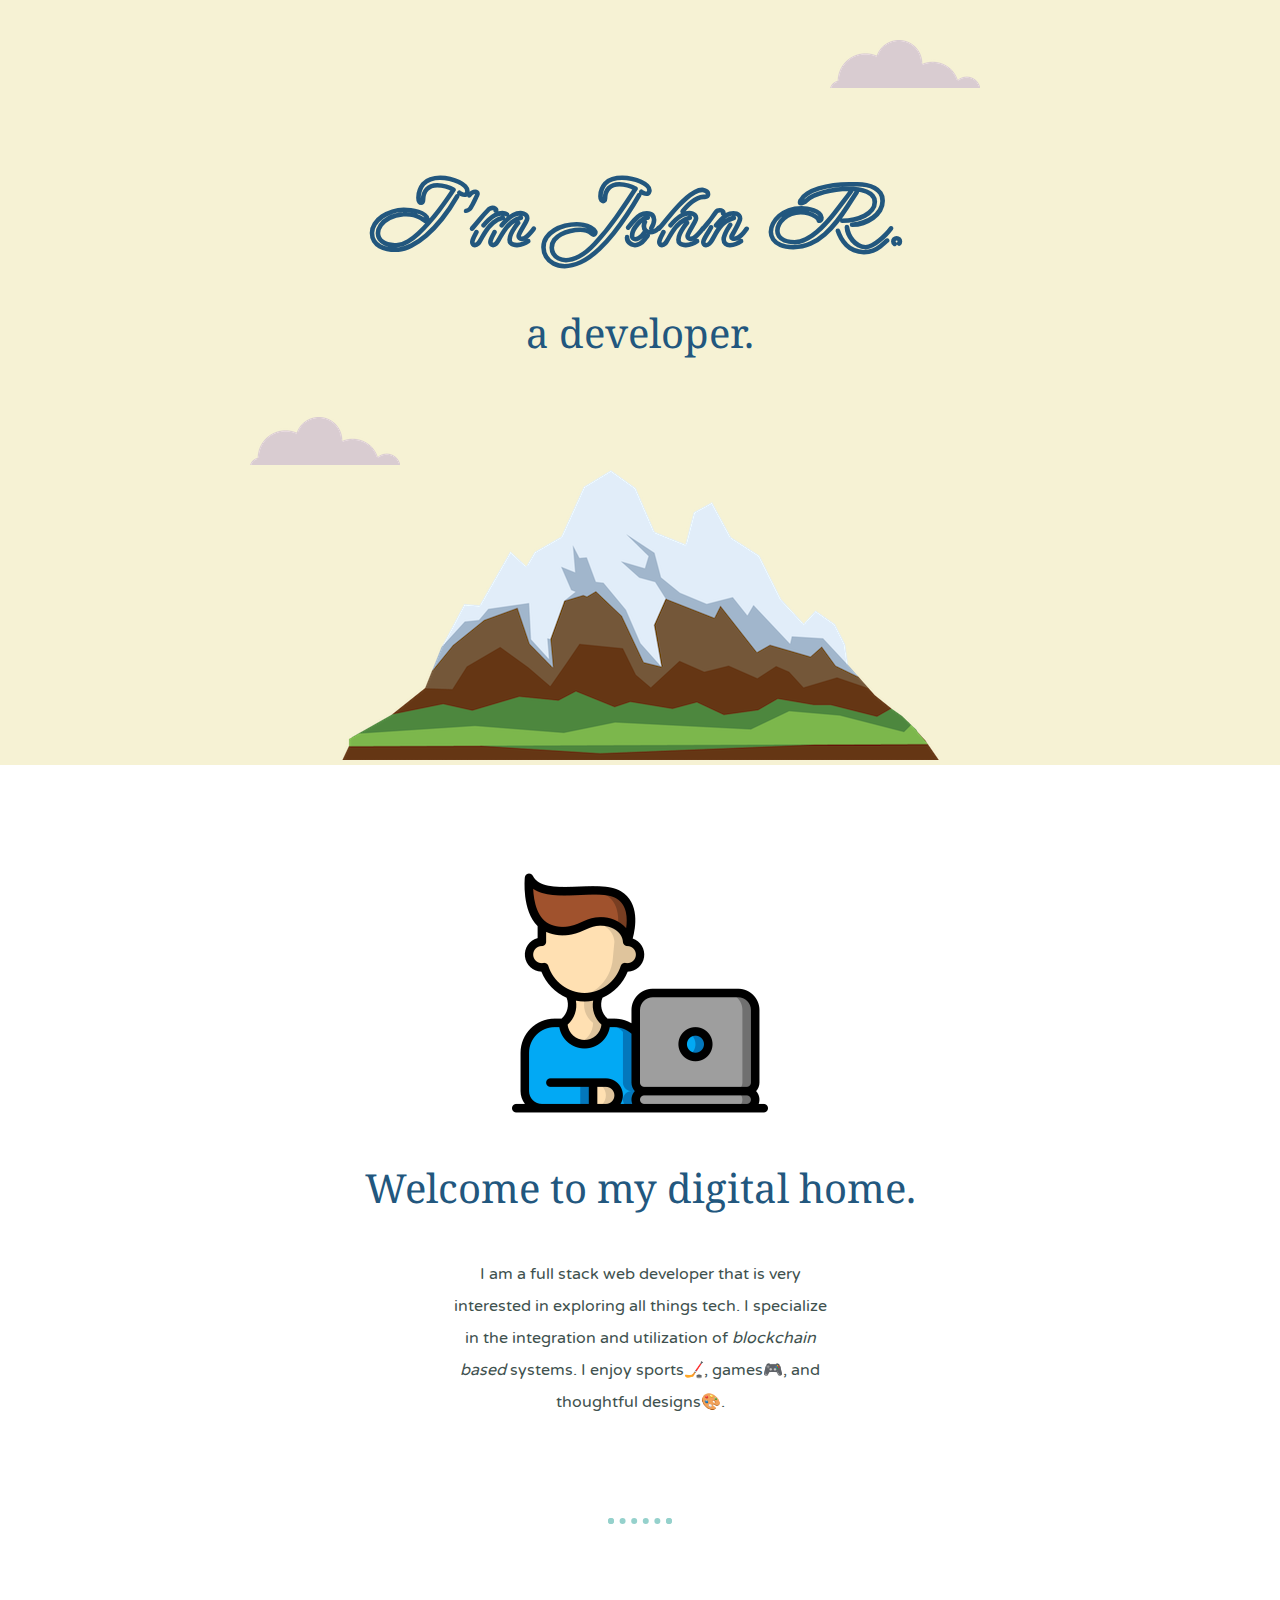
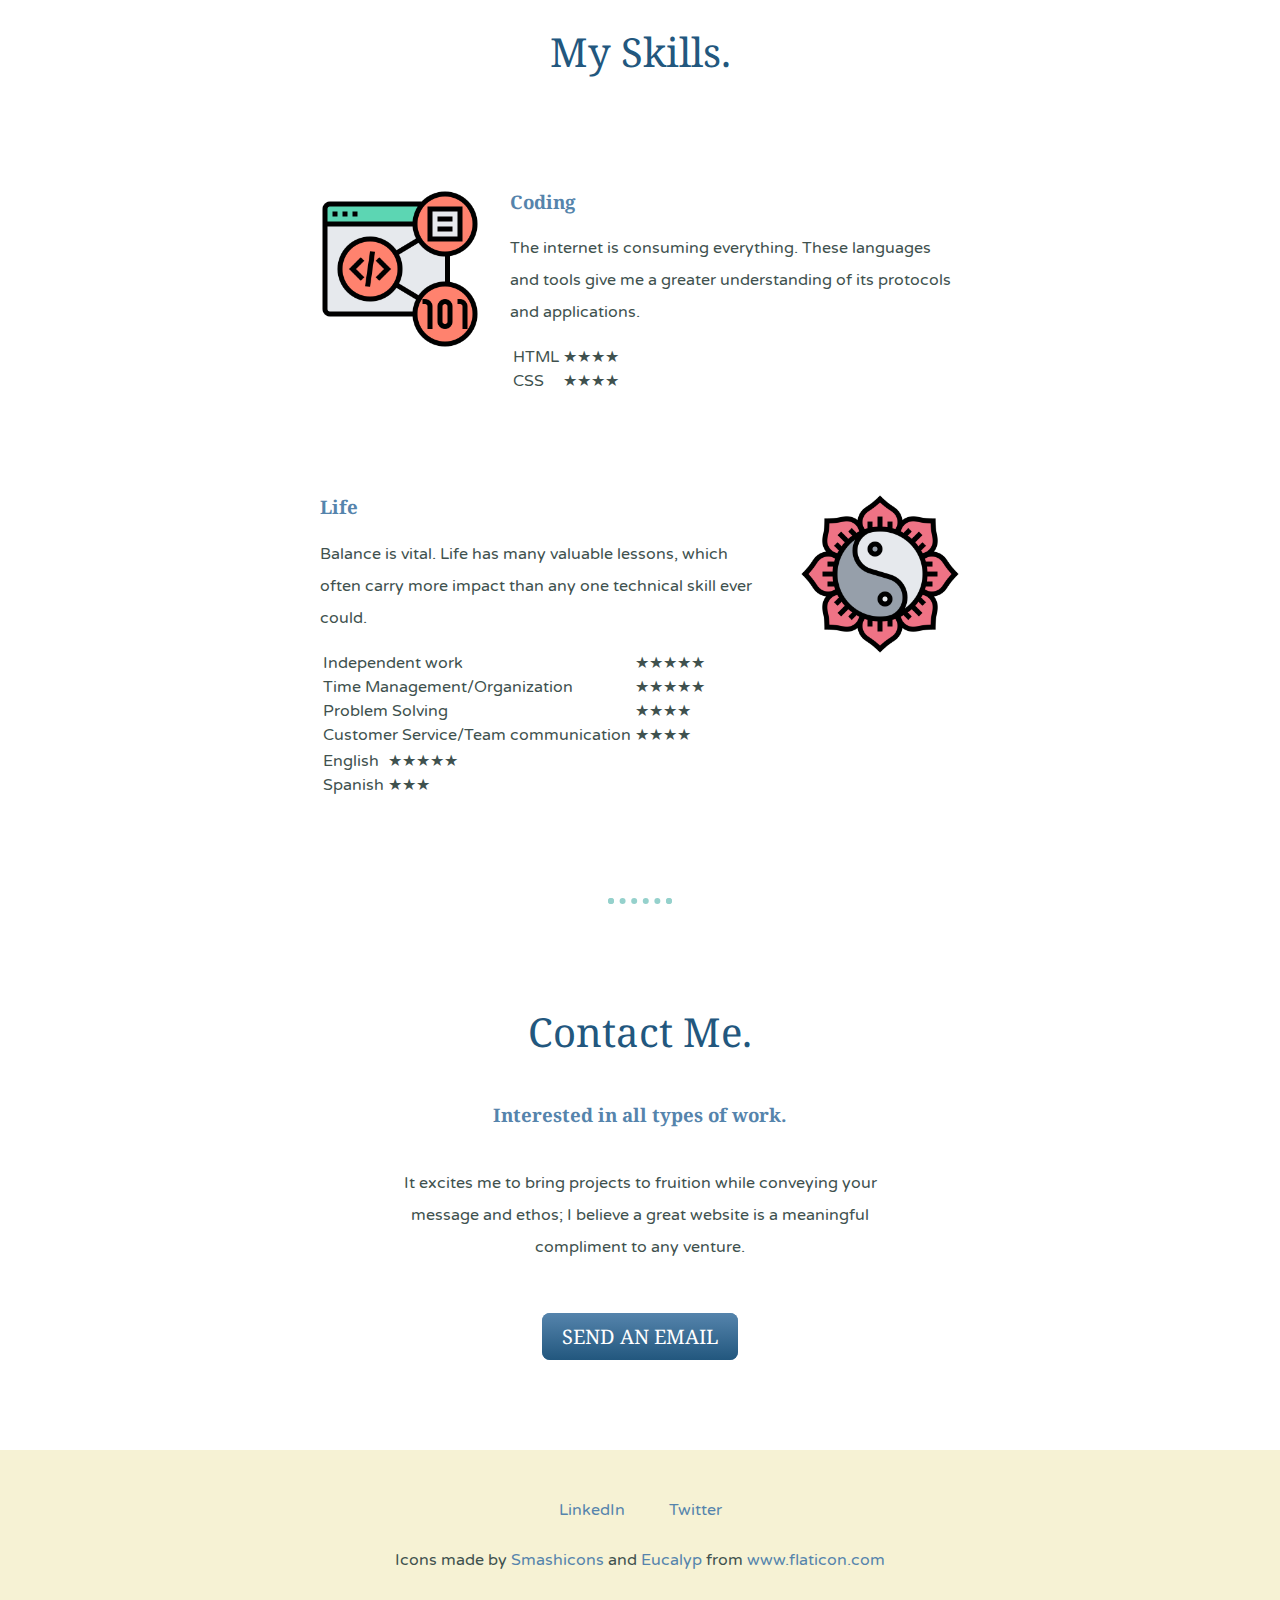
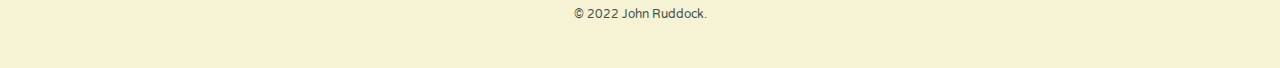
<file: index.html>
<!DOCTYPE html>
<html lang="en" dir="ltr">

<head>
  <meta charset="utf-8">
  <title>John Ruddock</title>
  <link rel="stylesheet" href="css/styles.css">
  <link rel="icon" href="favicon.ico">
  <link rel="preconnect" href="https://fonts.googleapis.com">
  <link rel="preconnect" href="https://fonts.gstatic.com" crossorigin>
  <link href="https://fonts.googleapis.com/css2?family=Neonderthaw&family=Noto+Serif&family=Varela+Round&display=swap" rel="stylesheet">
</head>

<body>
  <div class="top-container">
    <img class="top-cloud" src="images/cloud.png" alt="cloud-image">
    <h1>I'm John R.</h1>
    <h2>a developer.</h2>
    <img class="bottom-cloud" src="images/cloud.png" alt="cloud-image">
    <img src="images/mountain.png" alt="mountain-image">
  </div>
  <div class="middle-container">
    <div class="profile">
      <img src="images/laptop.png" alt="avatar+laptop-icon">
      <h2>Welcome to my digital home.</h2>
      <p class="intro">I am a full stack web developer that is very interested in exploring all things tech. I specialize in the integration and utilization of <em>blockchain based</em> systems. I enjoy sports🏒, games🎮, and thoughtful designs🎨.</p>
    </div>
    <hr>
    <div class="skills">
      <h2>My Skills.</h2>
      <div class="skill-row">
        <img class="code-image" src="images/programming-language.png" alt="bubble+code-icon">
        <h3>Coding</h3>
        <p>The internet is consuming everything. These languages and tools give me a greater understanding of its protocols and applications.</p>
        <table>
          <tr>
            <td>HTML</td>
            <td>★★★★</td>
          </tr>
          <tr>
            <td>CSS</td>
            <td>★★★★</td>
          </tr>
        </table>
      </div>
      <div class="skill-row">
        <img class="yinyang-image" src="images/yin-yang.png" alt="yinyang+flower-icon">
        <h3>Life</h3>
        <p>Balance is vital. Life has many valuable lessons, which often carry more impact than any one technical skill ever could.</p>
        <table>
          <tr>
            <td>Independent work</td>
            <td>★★★★★</td>
          </tr>
          <tr>
            <td>Time Management/Organization</td>
            <td>★★★★★</td>
          </tr>
          <tr>
            <td>Problem Solving</td>
            <td>★★★★</td>
          </tr>
          <tr>
            <td>Customer Service/Team communication</td>
            <td>★★★★</td>
          </tr>
        </table>
        <table>
          <tr>
            <td>English</td>
            <td>★★★★★</td>
          </tr>
          <tr>
            <td>Spanish</td>
            <td>★★★</td>
          </tr>
        </table>
      </div>
    </div>
    <hr>
    <div class="contact-me">
      <h2>Contact Me.</h2>
      <h3>Interested in all types of work.</h3>
      <p class="contact-message">It excites me to bring projects to fruition while conveying your message and ethos; I believe a great website is a meaningful compliment to any venture.</p>
      <a class="btn" href="mailto:john.jxr@pm.me">SEND AN EMAIL</a>
    </div>
  </div>


  <div class="bottom-container">
    <a class="footer-link" href="https://www.linkedin.com/in/john-ruddock-43310722b/">LinkedIn</a>
    <a class="footer-link" href="https://twitter.com/john_jxr">Twitter</a>
    <div class="reference-container">Icons made by <a class="reference-link" href="https://www.flaticon.com/authors/smashicons" title="Smashicons">Smashicons</a> and <a class="reference-link" href="https://www.flaticon.com/authors/eucalyp" title="Eucalyp">Eucalyp</a> from <a class="reference-link" href="https://www.flaticon.com/"
        title="Flaticon">www.flaticon.com</a></div>
    <p class="copyright-text">© 2022 John Ruddock.</p>
  </div>

</body>

</html>
</file>
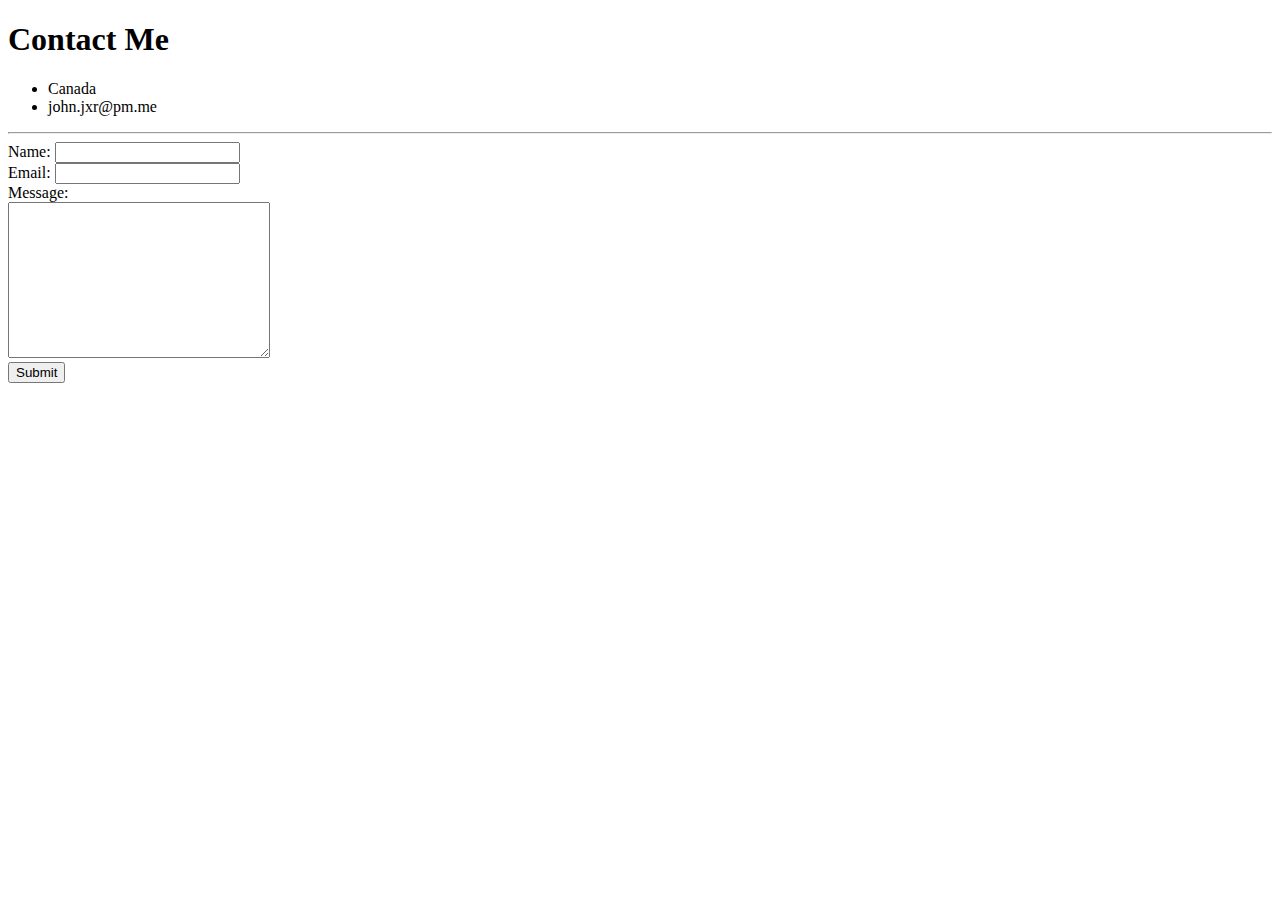
<file: contact.html>
<!DOCTYPE html>
<html lang="en" dir="ltr">
  <head>
    <meta charset="utf-8">
    <title>Contact Me</title>
  </head>
  <body>
    <h1>Contact Me</h1>
    <ul>
      <li>Canada</li>
      <li>john.jxr@pm.me</li>
    </ul>
    <hr>
    <form action="mailto:john.jxr@pm.me" method="post" enctype="text/plain">
      <label>Name:</label>
      <input type="text" name="yourName" value=""><br>
      <label>Email:</label>
      <input type="email" name="yourEmail" value=""><br>
      <label>Message:</label><br>
      <textarea name="yourMessage" rows="10" cols="30"></textarea><br>
      <input type="submit" name="" value="Submit">
    </form>
  </body>
</html>
</file>
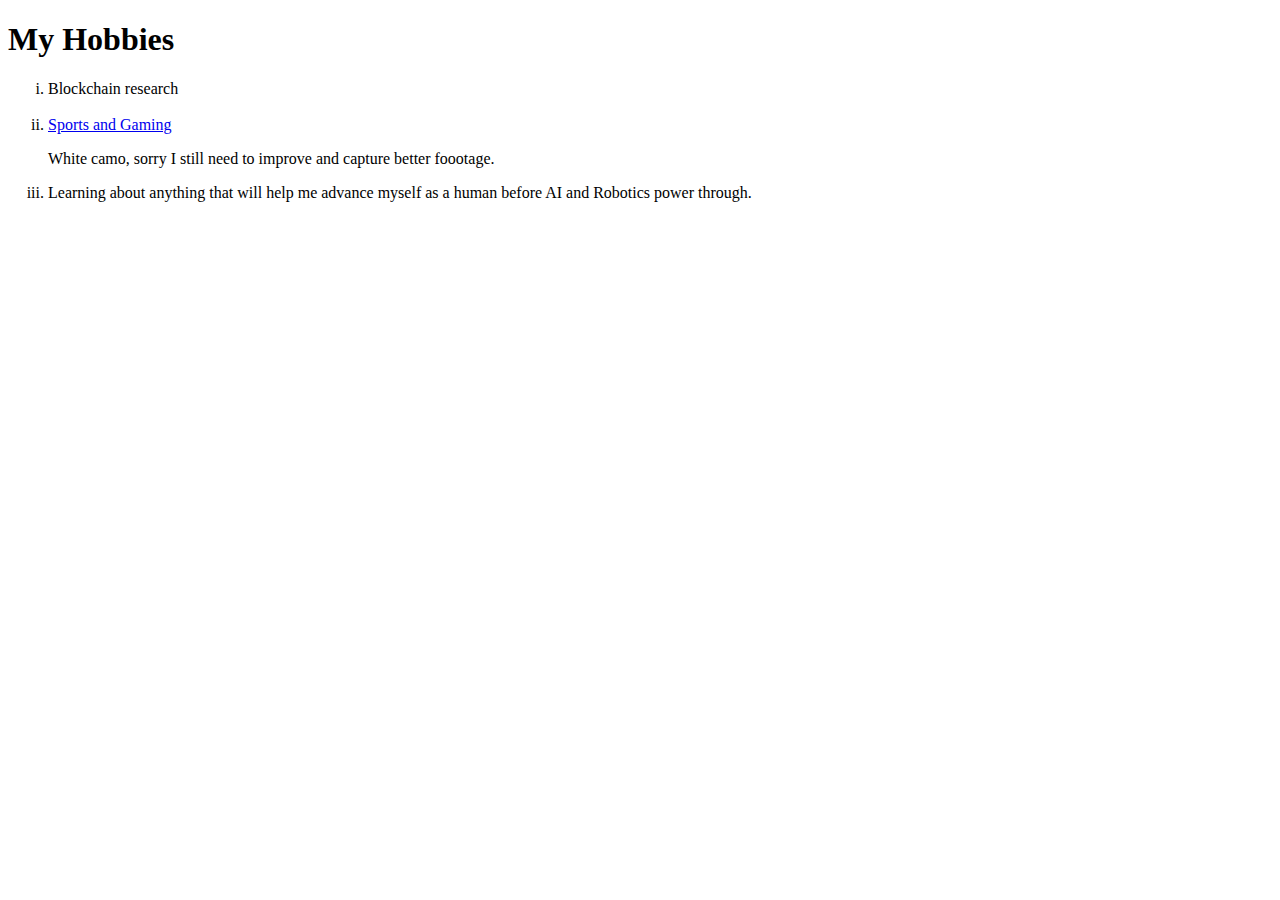
<file: hobbies.html>
<!DOCTYPE html>
<html lang="en" dir="ltr">
  <head>
    <meta charset="utf-8">
    <title>My Hobbies</title>
  </head>
  <body>
    <h1>My Hobbies</h1>

    <ol type="i">
      <li>Blockchain research</li><br>
      <li><a href="https://twitter.com/john_jxr/status/1477827122265833478?s=20">Sports and Gaming</a> <p>White camo, sorry I still need to improve and capture better foootage.</p> </li>
      <li>Learning about anything that will help me advance myself as a human before AI and Robotics power through.</li>
    </ol>

  </body>
</html>
</file>
<file: css/styles.css>
body {
  color: #40514E;
  margin: 0;
  text-align: center;
  font-family: 'Varela Round', sans-serif;
}

h1 {
  color: #22577E;
  margin: 50px auto 0 auto;
  font-family: 'Neonderthaw', cursive;
  font-size: 5.625rem;
}

h2 {
  font-weight: normal;
  color: #22577E;
  font-family: 'Noto Serif', serif;
  font-size: 2.5rem;
  padding-bottom: 10px;
}

h3 {
  color: #5584AC;
  font-family: 'Noto Serif', serif;
}

p {
  line-height: 2;
}

/* a {
  color: #5584AC;
  margin: 10px 20px;
  text-decoration: none;
} */

/* a:hover {
  color: #95D1CC;
} */

hr {
  border: dotted #95D1CC 6px;
  border-bottom: none;
  width: 4%;
  margin: 100px auto;
}

.intro {
  width: 30%;
  margin: auto;
}

.contact-message {
  width: 40%;
  margin: 40px auto 60px;
}

.top-container {
  background-color: #F6F2D4;
  position: relative;
  padding-top: 100px;
}

.middle-container {
margin: 100px 0;
}

.bottom-container {
background-color: #F6F2D4;
padding: 50px 0 20px;
}

.top-cloud {
  position: absolute;
  right: 300px;
  top: 40px;
}

.bottom-cloud {
  position: absolute;
  left: 250px;
  bottom: 300px;
}

.skill-row {
  width: 50%;
  margin: 100px auto 100px auto;
  text-align: left;
}

.code-image {
  width: 25%;
  float: left;
  margin-right: 30px;
}

.yinyang-image {
  width: 25%;
  float: right;
  margin-left: 30px;
}

.btn {
  background: #5584AC;
  background-image: -webkit-linear-gradient(top, #5584AC, #22577E);
  background-image: -moz-linear-gradient(top, #5584AC, #22577E);
  background-image: -ms-linear-gradient(top, #5584AC, #22577E);
  background-image: -o-linear-gradient(top, #5584AC, #22577E);
  background-image: linear-gradient(to bottom, #5584AC, #22577E);
  -webkit-border-radius: 8;
  -moz-border-radius: 8;
  border-radius: 8px;
  font-family: 'Noto Serif', serif;
  color: #ffffff;
  font-size: 20px;
  padding: 10px 20px 10px 20px;
  text-decoration: none;
}

.btn:hover {
  background: #95D1CC;
  text-decoration: none;
}

.reference-container {
  margin: 30px auto 10px auto;
}

.reference-link {
  color: #5584AC;
  text-decoration: none;
}

.footer-link {
  color: #5584AC;
  margin: 10px 20px;
  text-decoration: none;
}

.footer-link:hover {
  color: #95D1CC;
}

.copyright-text {
  font-size: 0.75em;
  padding: 20px 0 10px;
}
</file>
